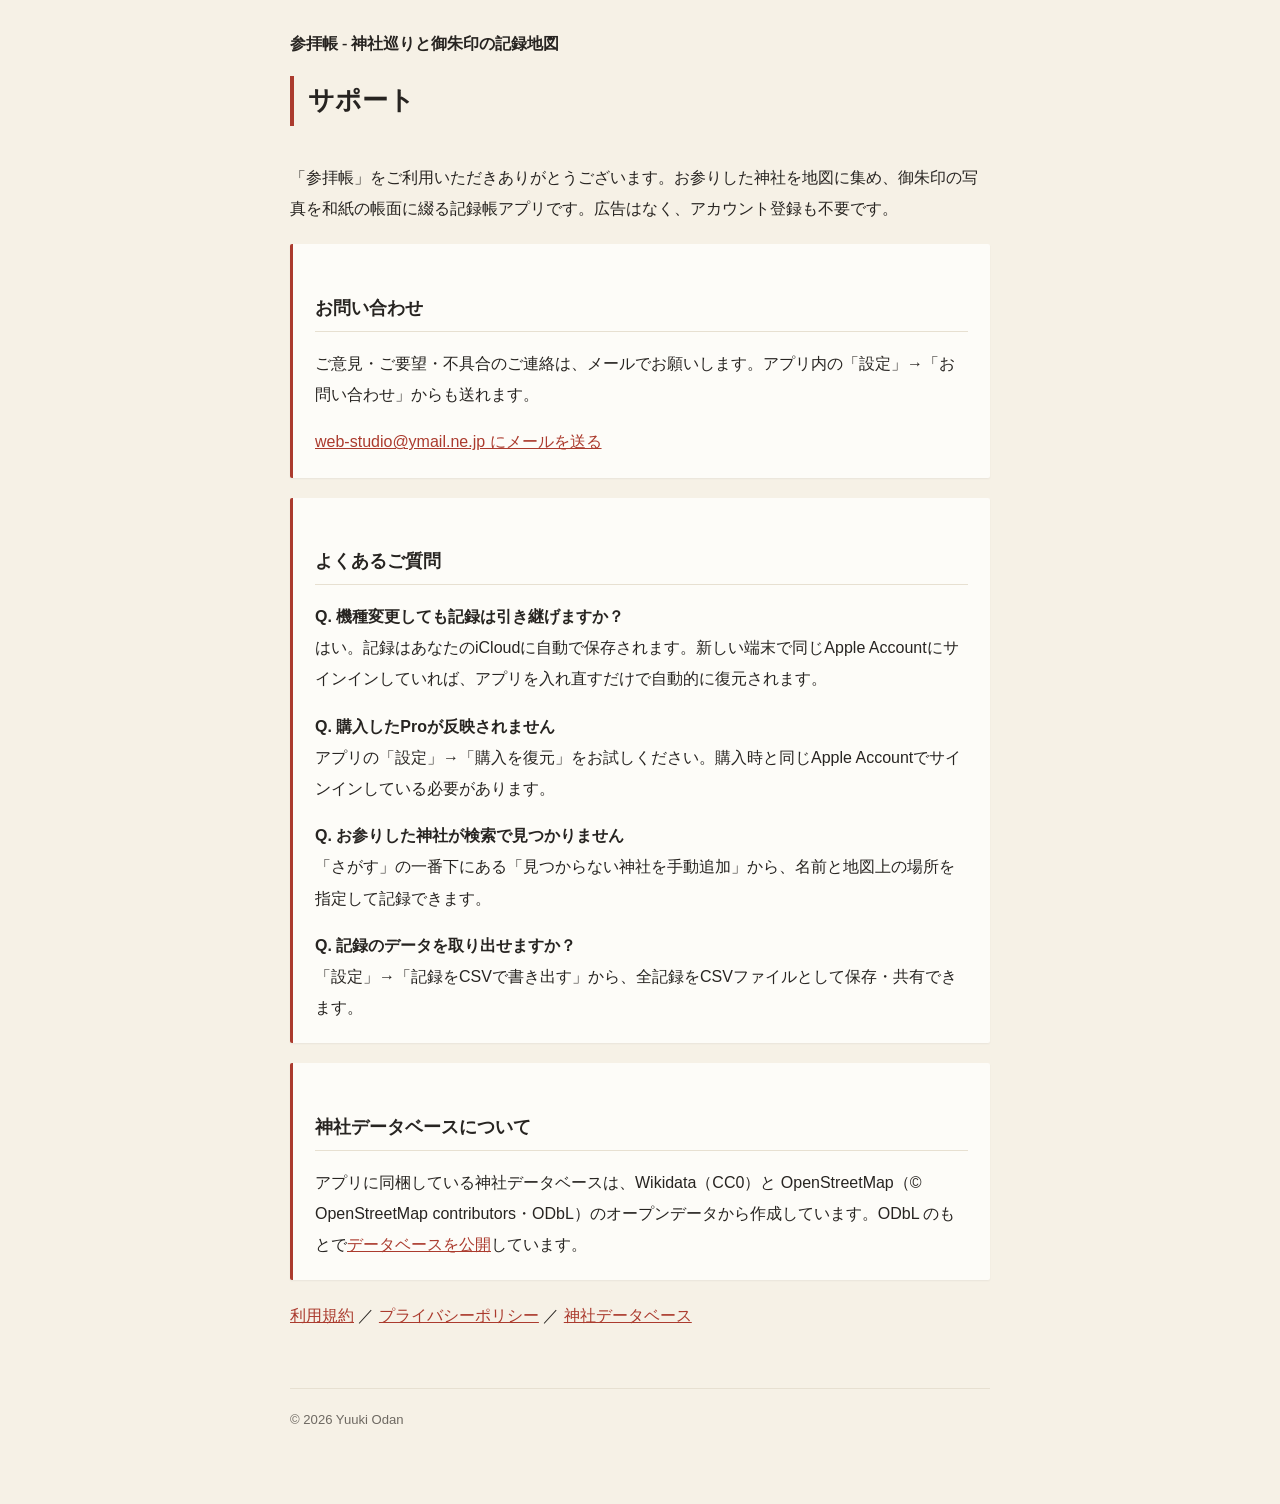
<file: index.html>
<!DOCTYPE html>
<html lang="ja"><head><meta charset="utf-8"><meta name="viewport" content="width=device-width,initial-scale=1">
<title>サポート | 参拝帳</title><link rel="stylesheet" href="style.css"></head>
<body>
<header><a href="./">参拝帳 - 神社巡りと御朱印の記録地図</a></header>
<h1>サポート</h1>
<p>「参拝帳」をご利用いただきありがとうございます。お参りした神社を地図に集め、御朱印の写真を和紙の帳面に綴る記録帳アプリです。広告はなく、アカウント登録も不要です。</p>
<div class="card">
<h2>お問い合わせ</h2>
<p>ご意見・ご要望・不具合のご連絡は、メールでお願いします。アプリ内の「設定」→「お問い合わせ」からも送れます。</p>
<p><a href="mailto:web-studio@ymail.ne.jp?subject=%E5%8F%82%E6%8B%9D%E5%B8%B3%20%E3%81%8A%E5%95%8F%E3%81%84%E5%90%88%E3%82%8F%E3%81%9B">web-studio@ymail.ne.jp にメールを送る</a></p>
</div>
<div class="card">
<h2>よくあるご質問</h2>
<p><strong>Q. 機種変更しても記録は引き継げますか？</strong><br>
はい。記録はあなたのiCloudに自動で保存されます。新しい端末で同じApple Accountにサインインしていれば、アプリを入れ直すだけで自動的に復元されます。</p>
<p><strong>Q. 購入したProが反映されません</strong><br>
アプリの「設定」→「購入を復元」をお試しください。購入時と同じApple Accountでサインインしている必要があります。</p>
<p><strong>Q. お参りした神社が検索で見つかりません</strong><br>
「さがす」の一番下にある「見つからない神社を手動追加」から、名前と地図上の場所を指定して記録できます。</p>
<p><strong>Q. 記録のデータを取り出せますか？</strong><br>
「設定」→「記録をCSVで書き出す」から、全記録をCSVファイルとして保存・共有できます。</p>
</div>
<div class="card">
<h2>神社データベースについて</h2>
<p>アプリに同梱している神社データベースは、Wikidata（CC0）と OpenStreetMap（© OpenStreetMap contributors・ODbL）のオープンデータから作成しています。ODbL のもとで<a href="data.html">データベースを公開</a>しています。</p>
</div>
<p><a href="terms.html">利用規約</a> ／ <a href="privacy.html">プライバシーポリシー</a> ／ <a href="data.html">神社データベース</a></p>
<footer>© 2026 Yuuki Odan</footer>
</body></html>
</file>
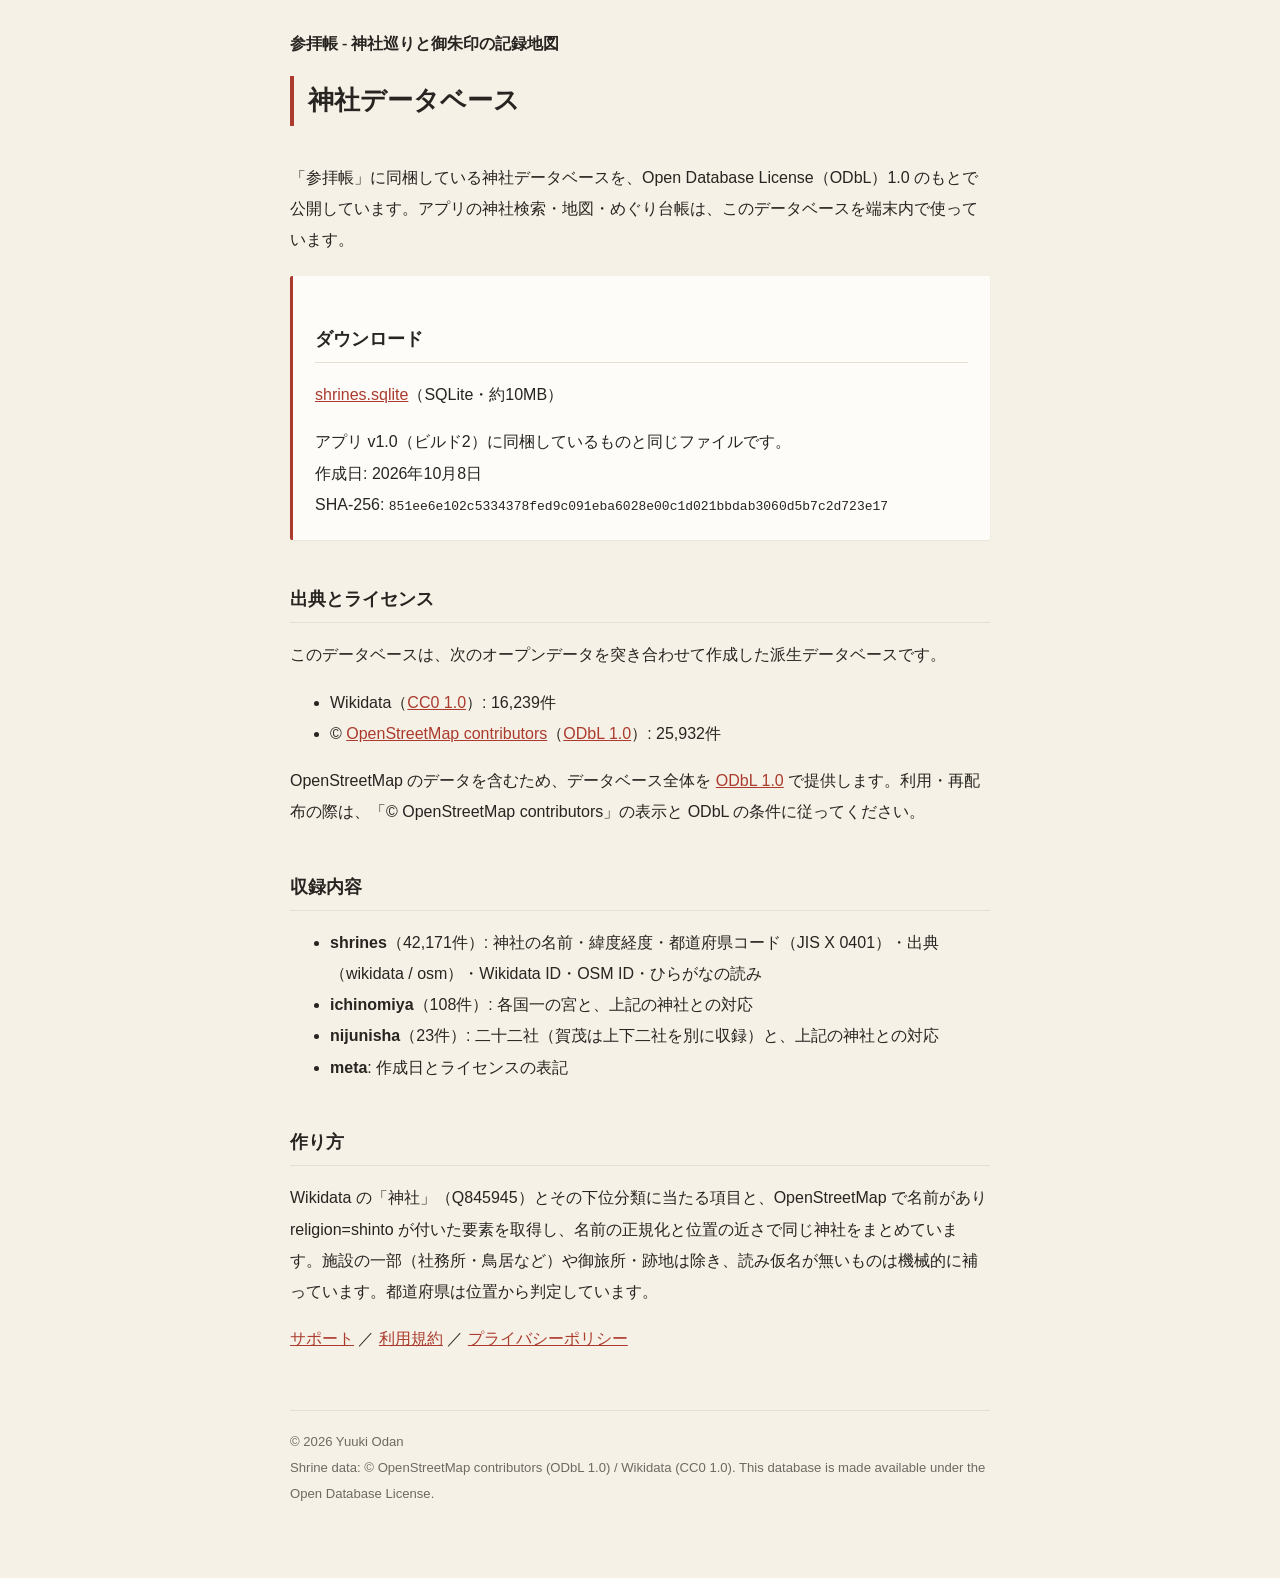
<file: data.html>
<!DOCTYPE html>
<html lang="ja"><head><meta charset="utf-8"><meta name="viewport" content="width=device-width,initial-scale=1">
<title>神社データベース | 参拝帳</title><link rel="stylesheet" href="style.css"></head>
<body>
<header><a href="./">参拝帳 - 神社巡りと御朱印の記録地図</a></header>
<h1>神社データベース</h1>
<p>「参拝帳」に同梱している神社データベースを、Open Database License（ODbL）1.0 のもとで公開しています。アプリの神社検索・地図・めぐり台帳は、このデータベースを端末内で使っています。</p>

<div class="card">
<h2>ダウンロード</h2>
<p><a href="data/shrines.sqlite" download>shrines.sqlite</a>（SQLite・約10MB）</p>
<p>アプリ v1.0（ビルド2）に同梱しているものと同じファイルです。<br>
作成日: 2026年10月8日<br>
SHA-256: <code style="word-break:break-all">851ee6e102c5334378fed9c091eba6028e00c1d021bbdab3060d5b7c2d723e17</code></p>
</div>

<h2>出典とライセンス</h2>
<p>このデータベースは、次のオープンデータを突き合わせて作成した派生データベースです。</p>
<ul>
<li>Wikidata（<a href="https://creativecommons.org/publicdomain/zero/1.0/deed.ja">CC0 1.0</a>）: 16,239件</li>
<li>© <a href="https://www.openstreetmap.org/copyright">OpenStreetMap contributors</a>（<a href="https://opendatacommons.org/licenses/odbl/1-0/">ODbL 1.0</a>）: 25,932件</li>
</ul>
<p>OpenStreetMap のデータを含むため、データベース全体を <a href="https://opendatacommons.org/licenses/odbl/1-0/">ODbL 1.0</a> で提供します。利用・再配布の際は、「© OpenStreetMap contributors」の表示と ODbL の条件に従ってください。</p>

<h2>収録内容</h2>
<ul>
<li><strong>shrines</strong>（42,171件）: 神社の名前・緯度経度・都道府県コード（JIS X 0401）・出典（wikidata / osm）・Wikidata ID・OSM ID・ひらがなの読み</li>
<li><strong>ichinomiya</strong>（108件）: 各国一の宮と、上記の神社との対応</li>
<li><strong>nijunisha</strong>（23件）: 二十二社（賀茂は上下二社を別に収録）と、上記の神社との対応</li>
<li><strong>meta</strong>: 作成日とライセンスの表記</li>
</ul>

<h2>作り方</h2>
<p>Wikidata の「神社」（Q845945）とその下位分類に当たる項目と、OpenStreetMap で名前があり religion=shinto が付いた要素を取得し、名前の正規化と位置の近さで同じ神社をまとめています。施設の一部（社務所・鳥居など）や御旅所・跡地は除き、読み仮名が無いものは機械的に補っています。都道府県は位置から判定しています。</p>

<p><a href="./">サポート</a> ／ <a href="terms.html">利用規約</a> ／ <a href="privacy.html">プライバシーポリシー</a></p>
<footer>© 2026 Yuuki Odan<br>Shrine data: © OpenStreetMap contributors (ODbL 1.0) / Wikidata (CC0 1.0). This database is made available under the Open Database License.</footer>
</body></html>
</file>
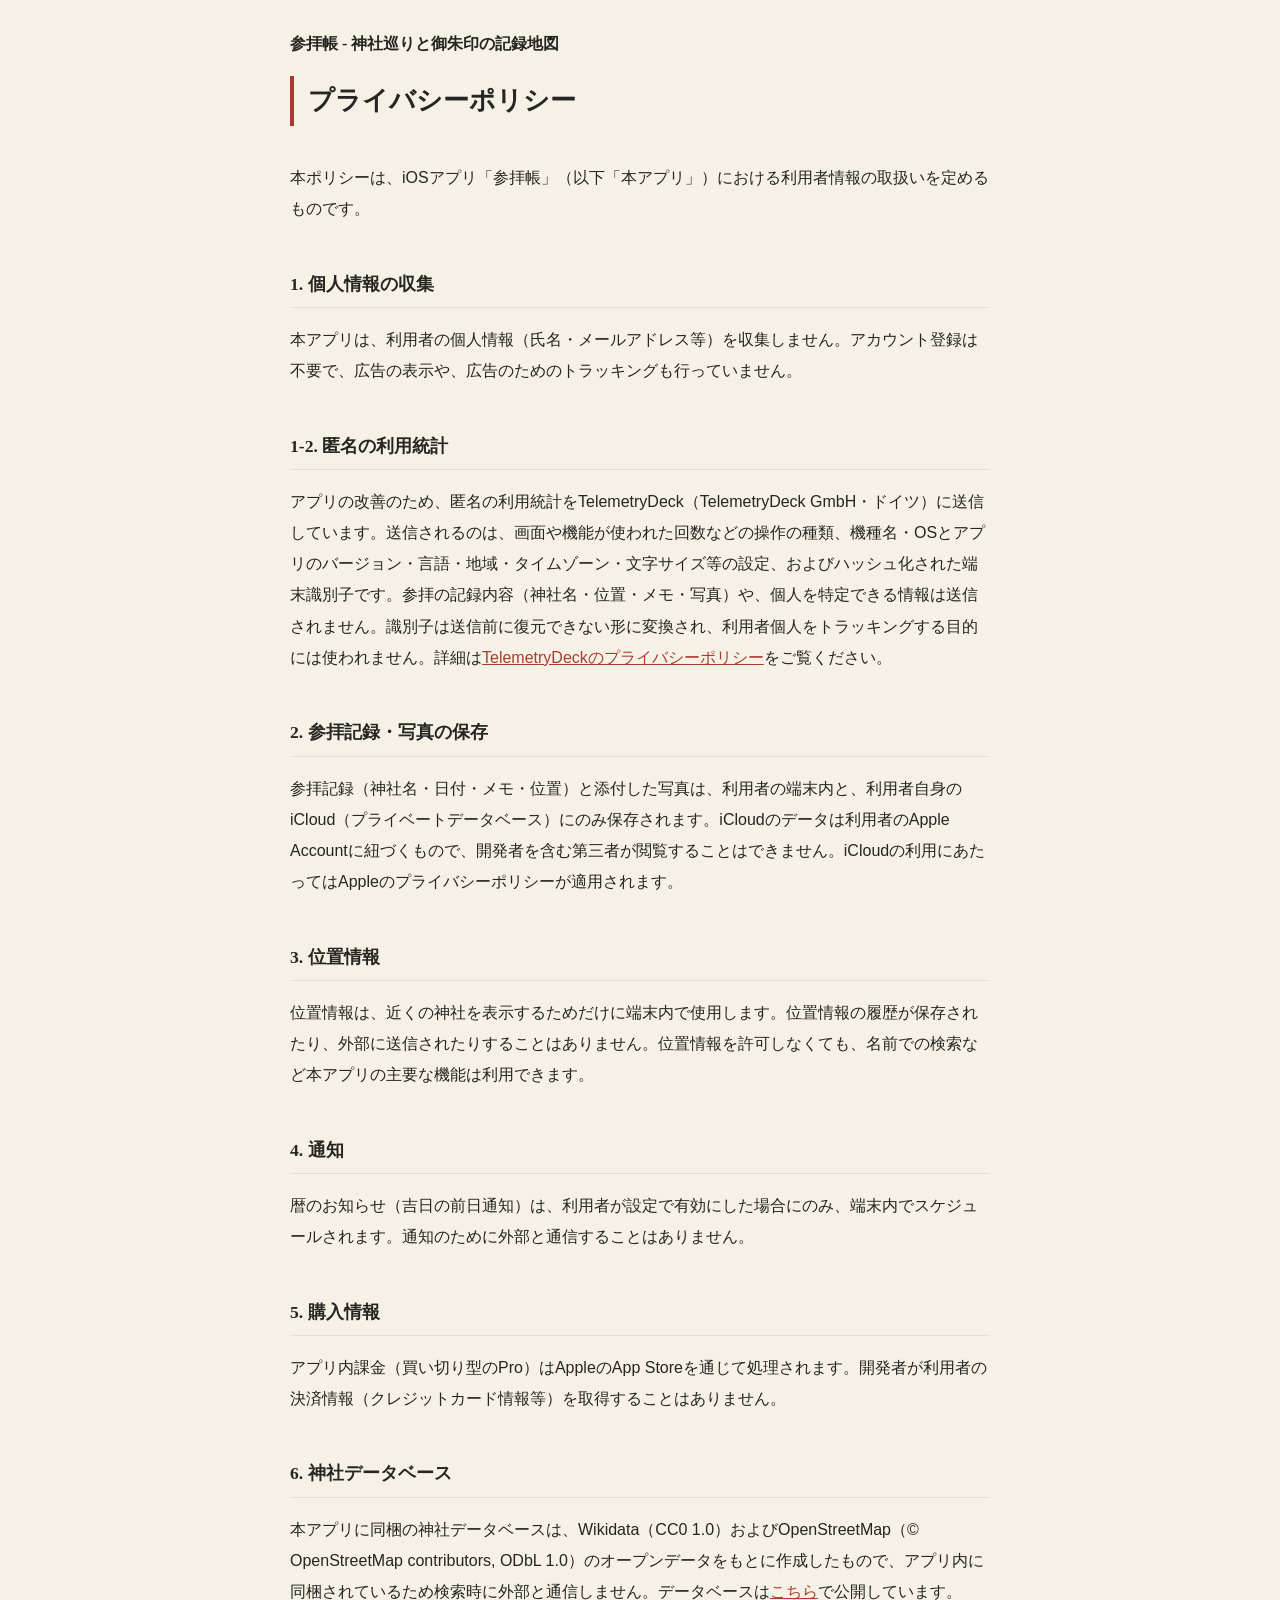
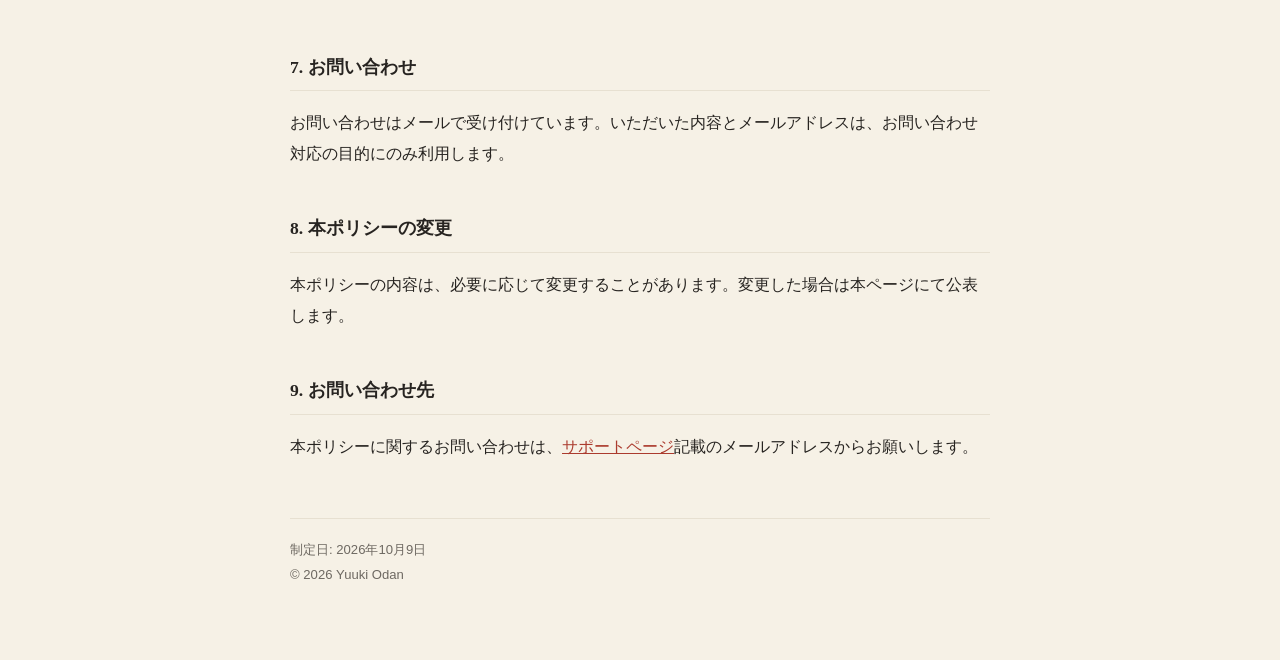
<file: privacy.html>
<!DOCTYPE html>
<html lang="ja"><head><meta charset="utf-8"><meta name="viewport" content="width=device-width,initial-scale=1">
<title>プライバシーポリシー | 参拝帳</title><link rel="stylesheet" href="style.css"></head>
<body>
<header><a href="./">参拝帳 - 神社巡りと御朱印の記録地図</a></header>
<h1>プライバシーポリシー</h1>
<p>本ポリシーは、iOSアプリ「参拝帳」（以下「本アプリ」）における利用者情報の取扱いを定めるものです。</p>
<h2>1. 個人情報の収集</h2>
<p>本アプリは、利用者の個人情報（氏名・メールアドレス等）を収集しません。アカウント登録は不要で、広告の表示や、広告のためのトラッキングも行っていません。</p>
<h2>1-2. 匿名の利用統計</h2>
<p>アプリの改善のため、匿名の利用統計をTelemetryDeck（TelemetryDeck GmbH・ドイツ）に送信しています。送信されるのは、画面や機能が使われた回数などの操作の種類、機種名・OSとアプリのバージョン・言語・地域・タイムゾーン・文字サイズ等の設定、およびハッシュ化された端末識別子です。参拝の記録内容（神社名・位置・メモ・写真）や、個人を特定できる情報は送信されません。識別子は送信前に復元できない形に変換され、利用者個人をトラッキングする目的には使われません。詳細は<a href="https://telemetrydeck.com/privacy/">TelemetryDeckのプライバシーポリシー</a>をご覧ください。</p>
<h2>2. 参拝記録・写真の保存</h2>
<p>参拝記録（神社名・日付・メモ・位置）と添付した写真は、利用者の端末内と、利用者自身のiCloud（プライベートデータベース）にのみ保存されます。iCloudのデータは利用者のApple Accountに紐づくもので、開発者を含む第三者が閲覧することはできません。iCloudの利用にあたってはAppleのプライバシーポリシーが適用されます。</p>
<h2>3. 位置情報</h2>
<p>位置情報は、近くの神社を表示するためだけに端末内で使用します。位置情報の履歴が保存されたり、外部に送信されたりすることはありません。位置情報を許可しなくても、名前での検索など本アプリの主要な機能は利用できます。</p>
<h2>4. 通知</h2>
<p>暦のお知らせ（吉日の前日通知）は、利用者が設定で有効にした場合にのみ、端末内でスケジュールされます。通知のために外部と通信することはありません。</p>
<h2>5. 購入情報</h2>
<p>アプリ内課金（買い切り型のPro）はAppleのApp Storeを通じて処理されます。開発者が利用者の決済情報（クレジットカード情報等）を取得することはありません。</p>
<h2>6. 神社データベース</h2>
<p>本アプリに同梱の神社データベースは、Wikidata（CC0 1.0）およびOpenStreetMap（© OpenStreetMap contributors, ODbL 1.0）のオープンデータをもとに作成したもので、アプリ内に同梱されているため検索時に外部と通信しません。データベースは<a href="data.html">こちら</a>で公開しています。</p>
<h2>7. お問い合わせ</h2>
<p>お問い合わせはメールで受け付けています。いただいた内容とメールアドレスは、お問い合わせ対応の目的にのみ利用します。</p>
<h2>8. 本ポリシーの変更</h2>
<p>本ポリシーの内容は、必要に応じて変更することがあります。変更した場合は本ページにて公表します。</p>
<h2>9. お問い合わせ先</h2>
<p>本ポリシーに関するお問い合わせは、<a href="./">サポートページ</a>記載のメールアドレスからお願いします。</p>
<footer>制定日: 2026年10月9日<br>© 2026 Yuuki Odan</footer>
</body></html>
</file>
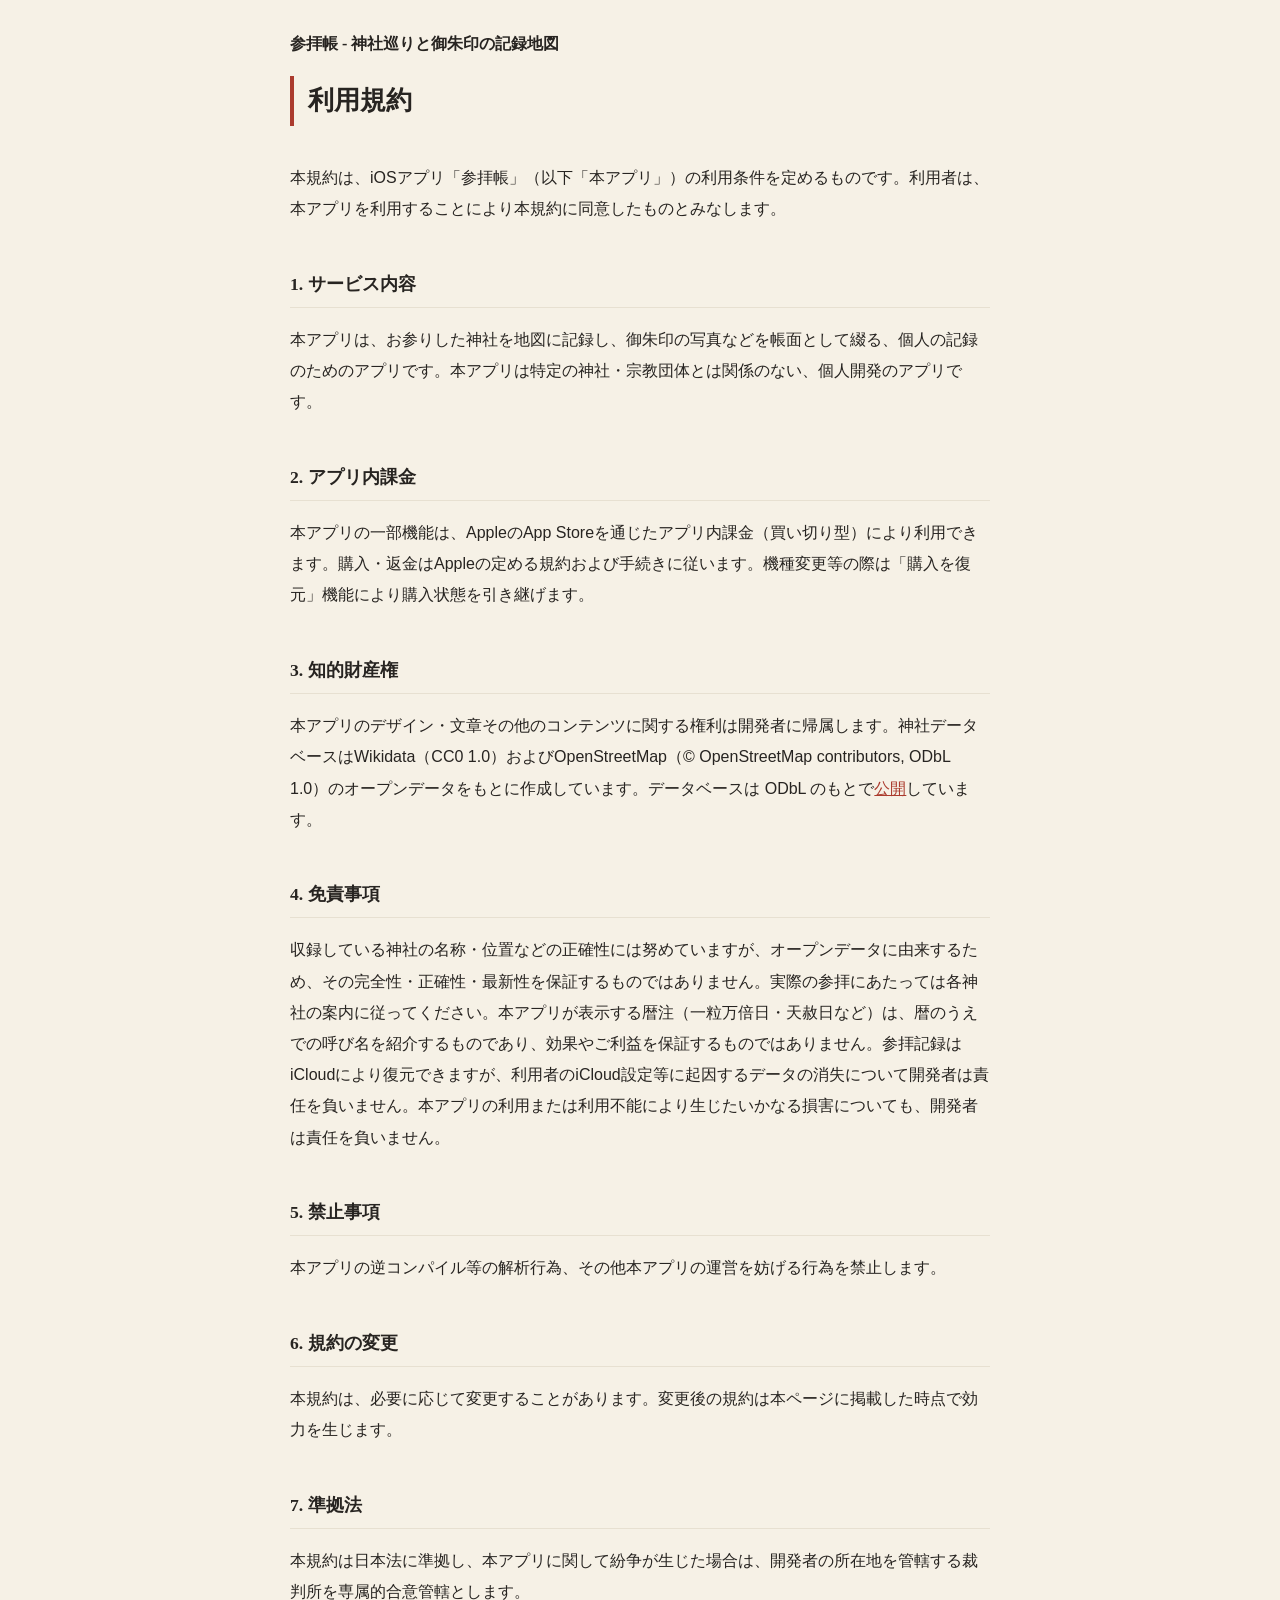
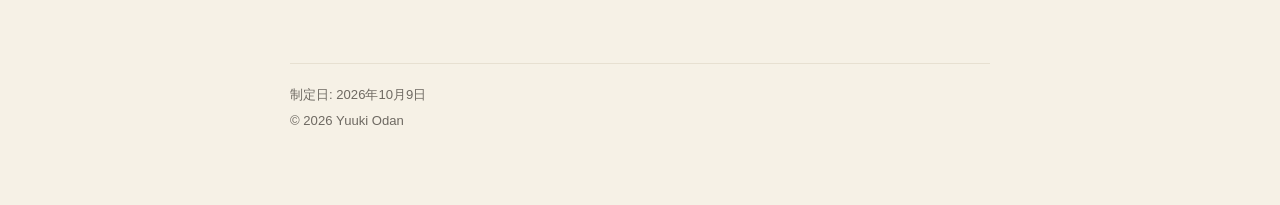
<file: terms.html>
<!DOCTYPE html>
<html lang="ja"><head><meta charset="utf-8"><meta name="viewport" content="width=device-width,initial-scale=1">
<title>利用規約 | 参拝帳</title><link rel="stylesheet" href="style.css"></head>
<body>
<header><a href="./">参拝帳 - 神社巡りと御朱印の記録地図</a></header>
<h1>利用規約</h1>
<p>本規約は、iOSアプリ「参拝帳」（以下「本アプリ」）の利用条件を定めるものです。利用者は、本アプリを利用することにより本規約に同意したものとみなします。</p>
<h2>1. サービス内容</h2>
<p>本アプリは、お参りした神社を地図に記録し、御朱印の写真などを帳面として綴る、個人の記録のためのアプリです。本アプリは特定の神社・宗教団体とは関係のない、個人開発のアプリです。</p>
<h2>2. アプリ内課金</h2>
<p>本アプリの一部機能は、AppleのApp Storeを通じたアプリ内課金（買い切り型）により利用できます。購入・返金はAppleの定める規約および手続きに従います。機種変更等の際は「購入を復元」機能により購入状態を引き継げます。</p>
<h2>3. 知的財産権</h2>
<p>本アプリのデザイン・文章その他のコンテンツに関する権利は開発者に帰属します。神社データベースはWikidata（CC0 1.0）およびOpenStreetMap（© OpenStreetMap contributors, ODbL 1.0）のオープンデータをもとに作成しています。データベースは ODbL のもとで<a href="data.html">公開</a>しています。</p>
<h2>4. 免責事項</h2>
<p>収録している神社の名称・位置などの正確性には努めていますが、オープンデータに由来するため、その完全性・正確性・最新性を保証するものではありません。実際の参拝にあたっては各神社の案内に従ってください。本アプリが表示する暦注（一粒万倍日・天赦日など）は、暦のうえでの呼び名を紹介するものであり、効果やご利益を保証するものではありません。参拝記録はiCloudにより復元できますが、利用者のiCloud設定等に起因するデータの消失について開発者は責任を負いません。本アプリの利用または利用不能により生じたいかなる損害についても、開発者は責任を負いません。</p>
<h2>5. 禁止事項</h2>
<p>本アプリの逆コンパイル等の解析行為、その他本アプリの運営を妨げる行為を禁止します。</p>
<h2>6. 規約の変更</h2>
<p>本規約は、必要に応じて変更することがあります。変更後の規約は本ページに掲載した時点で効力を生じます。</p>
<h2>7. 準拠法</h2>
<p>本規約は日本法に準拠し、本アプリに関して紛争が生じた場合は、開発者の所在地を管轄する裁判所を専属的合意管轄とします。</p>
<footer>制定日: 2026年10月9日<br>© 2026 Yuuki Odan</footer>
</body></html>
</file>
<file: style.css>
/* 参拝帳のUIと同じ意匠: 生成りの地・明朝の見出し・朱の柱 */
body { font-family: "Hiragino Sans", sans-serif; max-width: 700px; margin: 0 auto;
  padding: 28px 22px 72px; color: #272421; background: #f6f1e6; line-height: 1.95; }
h1 { font-family: "Hiragino Mincho ProN", serif; font-size: 1.6rem; font-weight: 600;
  border-left: 4px solid #ab3b2e; padding-left: 14px; margin-bottom: 1.4em; }
h2 { font-family: "Hiragino Mincho ProN", serif; font-size: 1.1rem; font-weight: 600;
  margin-top: 2.4em; padding-bottom: 6px; border-bottom: 1px solid #e7e0d1; }
a { color: #ab3b2e; }
header a { font-family: "Hiragino Mincho ProN", serif; text-decoration: none;
  color: #272421; font-weight: 600; }
footer { margin-top: 56px; font-size: .82rem; color: #6e6962;
  border-top: 1px solid #e7e0d1; padding-top: 18px; }
.card { background: #fdfcf8; border: none; border-left: 3px solid #ab3b2e; border-radius: 2px;
  padding: 4px 22px; margin: 20px 0; box-shadow: 0 1px 2px rgba(39,36,33,.06); }
strong { font-weight: 600; }
</file>
